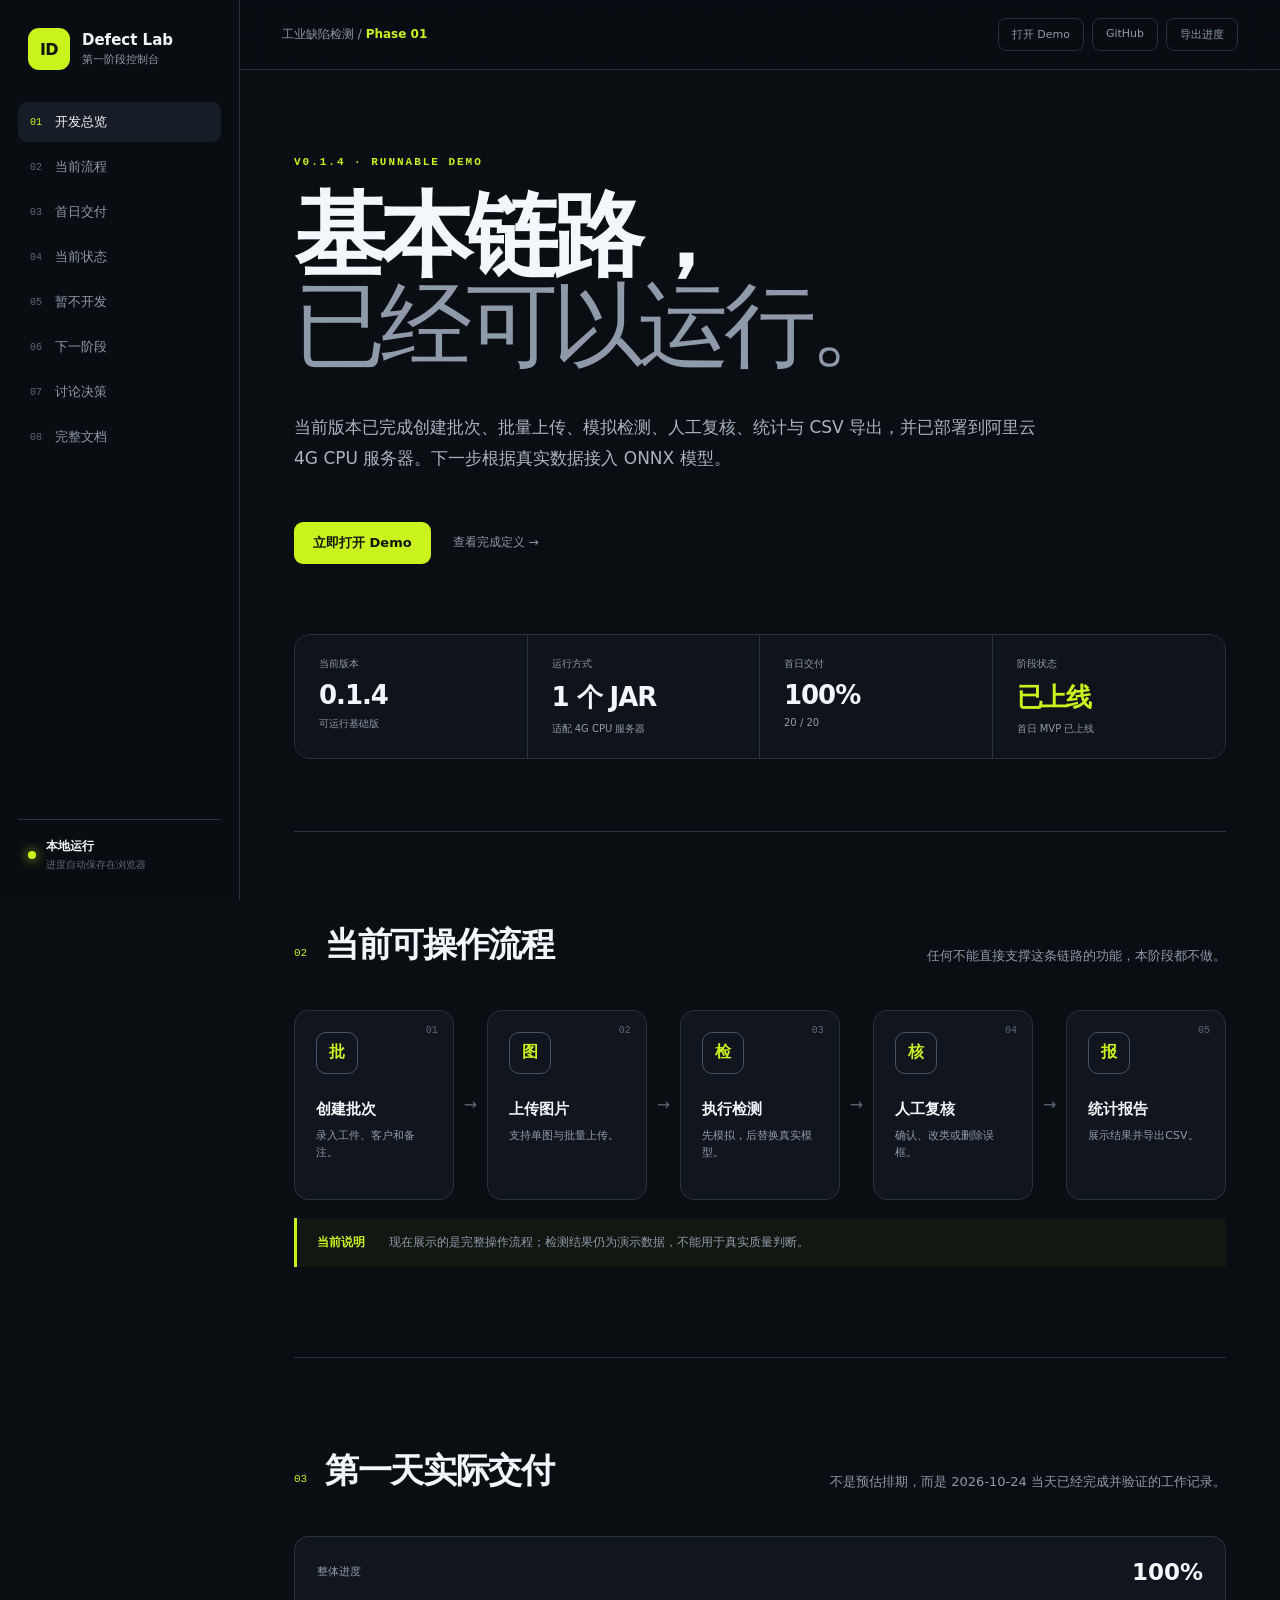
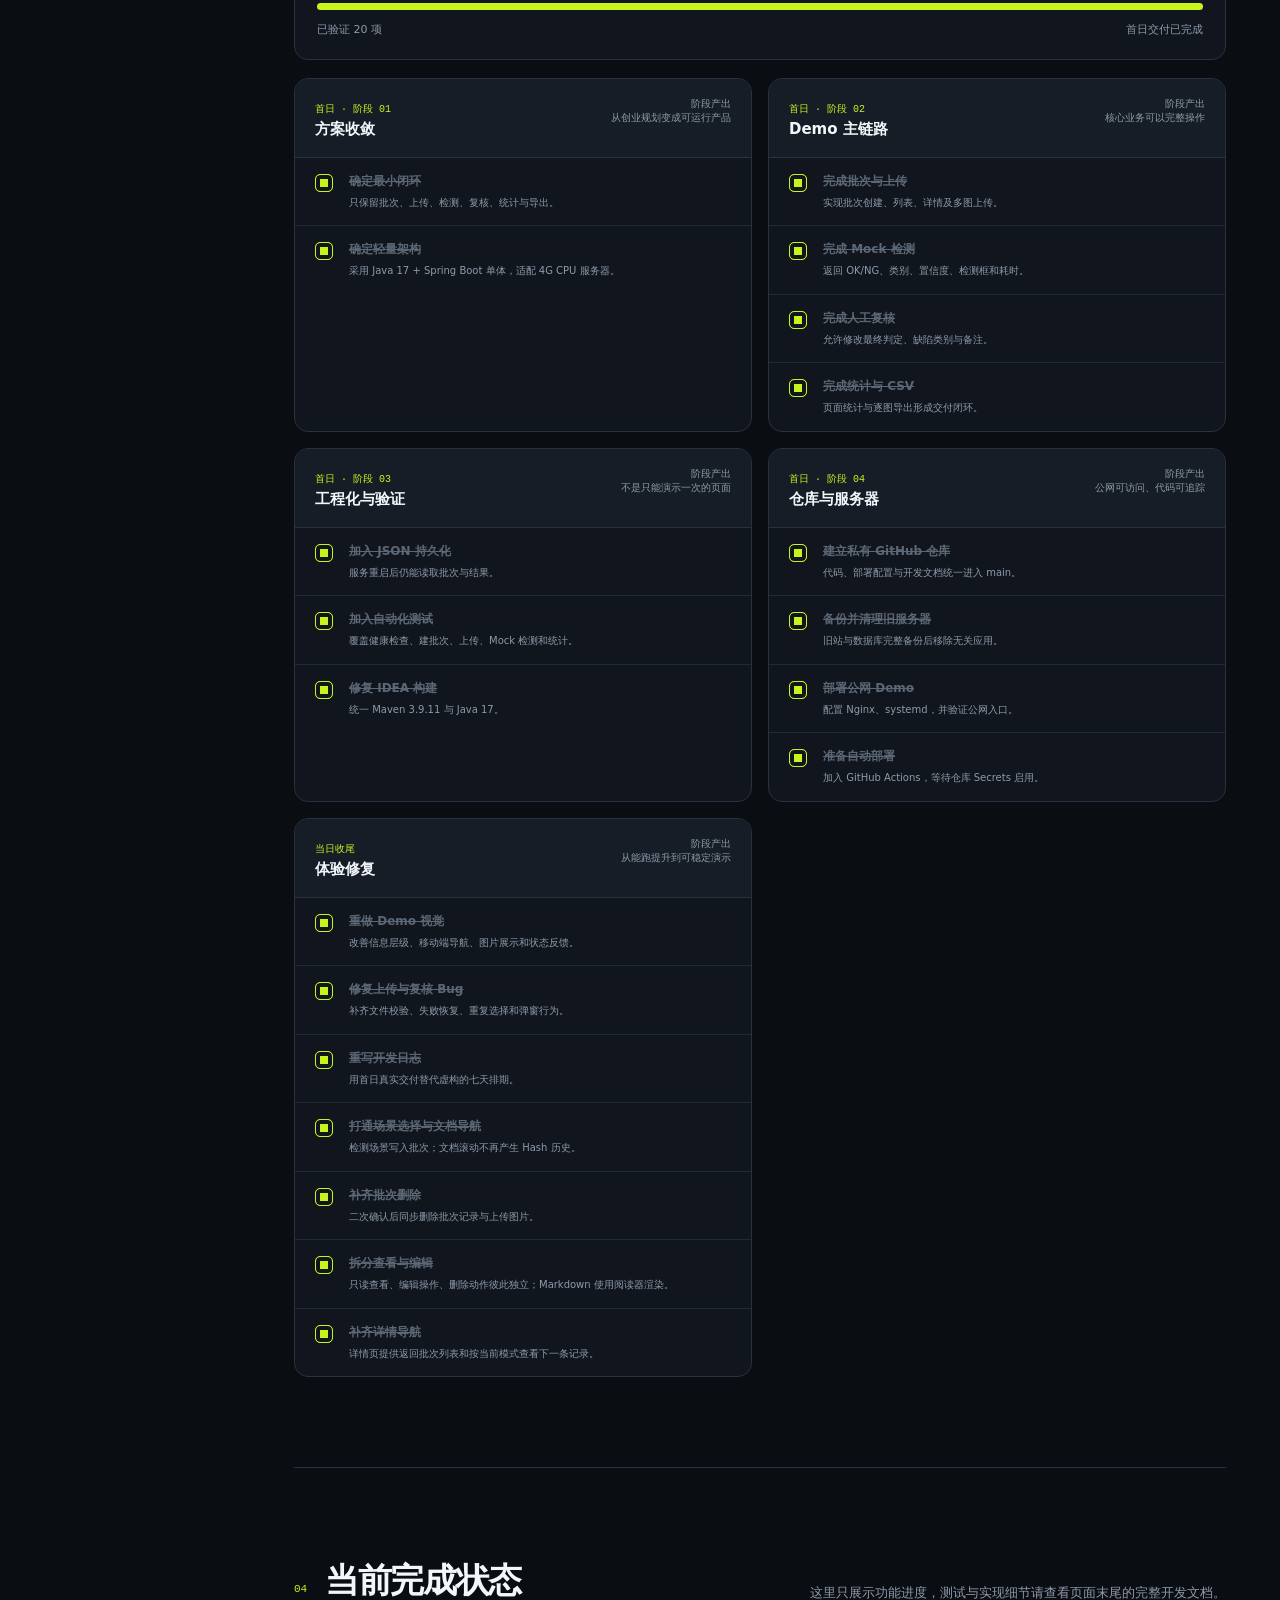
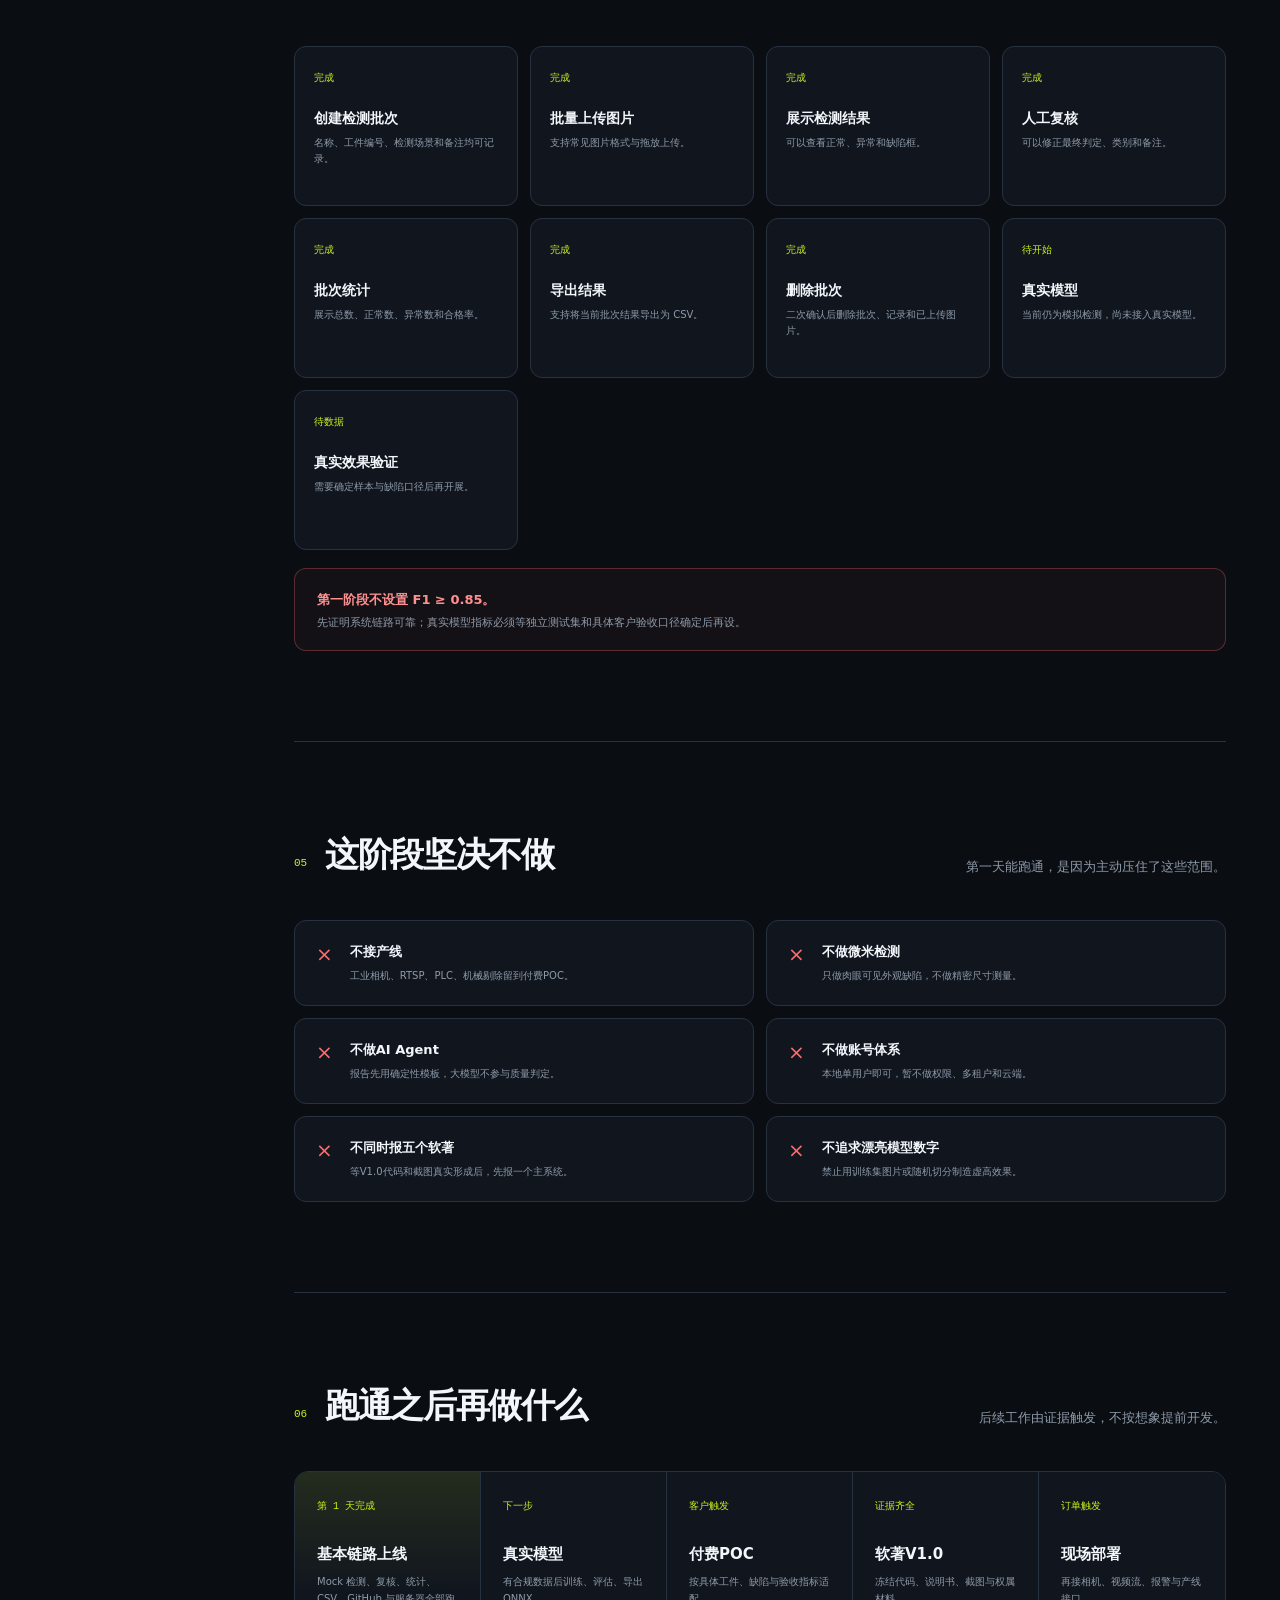
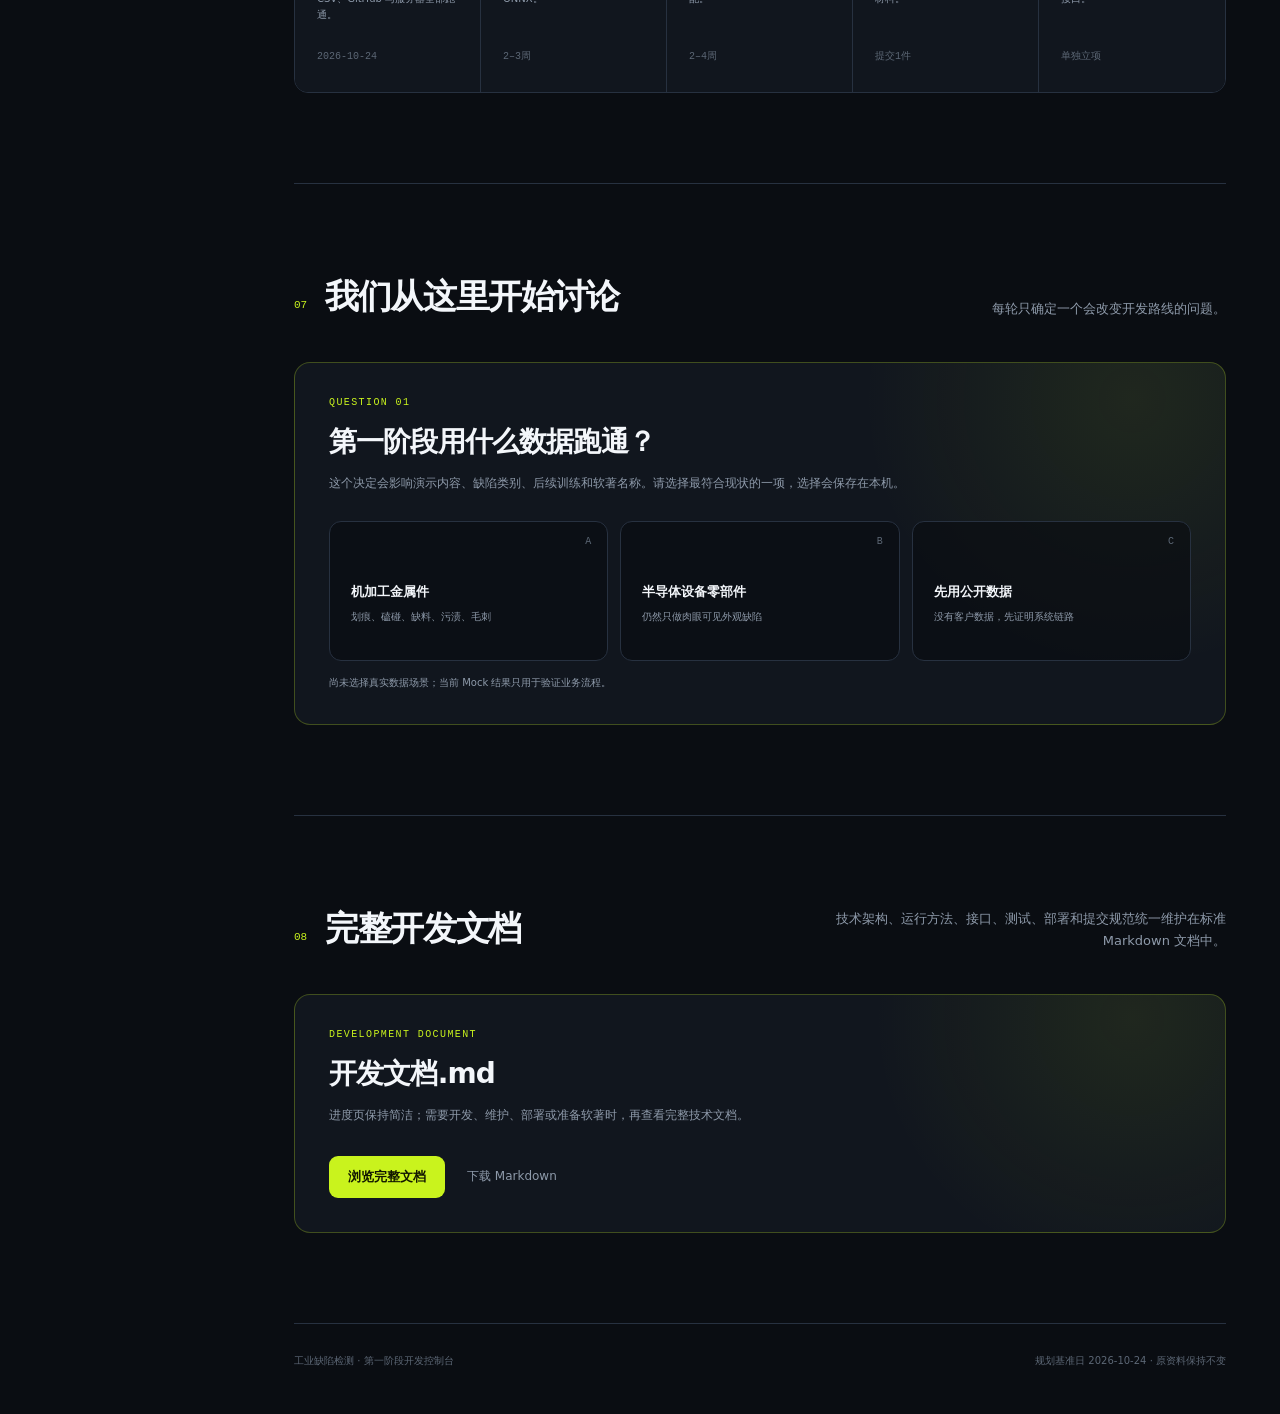
<file: docs/development/index.html>
<!doctype html>
<html lang="zh-CN">
<head>
  <meta charset="UTF-8">
  <meta name="viewport" content="width=device-width, initial-scale=1.0">
  <meta name="description" content="工业缺陷检测项目第一阶段开发控制台">
  <title>工业缺陷检测 · 第一阶段开发控制台</title>
  <link rel="stylesheet" href="styles.css">
</head>
<body>
  <div class="shell">
    <aside class="sidebar" aria-label="页面导航">
      <button class="brand" type="button" data-scroll-target="overview">
        <span class="brand-mark">ID</span>
        <span><strong>Defect Lab</strong><small>第一阶段控制台</small></span>
      </button>
      <nav id="nav">
        <button class="active" type="button" data-scroll-target="overview"><span>01</span>开发总览</button>
        <button type="button" data-scroll-target="flow"><span>02</span>当前流程</button>
        <button type="button" data-scroll-target="tasks"><span>03</span>首日交付</button>
        <button type="button" data-scroll-target="acceptance"><span>04</span>当前状态</button>
        <button type="button" data-scroll-target="boundary"><span>05</span>暂不开发</button>
        <button type="button" data-scroll-target="after"><span>06</span>下一阶段</button>
        <button type="button" data-scroll-target="discussion"><span>07</span>讨论决策</button>
        <button type="button" data-scroll-target="full-doc"><span>08</span>完整文档</button>
      </nav>
      <div class="sidebar-foot">
        <div class="status-dot"></div>
        <div><strong>本地运行</strong><small>进度自动保存在浏览器</small></div>
      </div>
    </aside>

    <main id="top">
      <header class="topbar">
        <button id="menuButton" class="menu-button" aria-label="打开导航">☰</button>
        <div class="crumb">工业缺陷检测 / <strong>Phase 01</strong></div>
        <div class="top-actions">
          <a class="ghost-button" href="../">打开 Demo</a>
          <a class="ghost-button" href="https://github.com/aurorarain/Industrial_Defect_Detection" target="_blank" rel="noreferrer">GitHub</a>
          <button class="ghost-button" id="exportButton">导出进度</button>
          <button class="ghost-button danger" id="resetButton">重置</button>
        </div>
      </header>

      <div class="content">
        <section id="overview" class="hero observe">
          <div class="eyebrow">V0.1.4 · RUNNABLE DEMO</div>
          <h1>基本链路，<br><em>已经可以运行。</em></h1>
          <p class="hero-copy">当前版本已完成创建批次、批量上传、模拟检测、人工复核、统计与 CSV 导出，并已部署到阿里云 4G CPU 服务器。下一步根据真实数据接入 ONNX 模型。</p>
          <div class="hero-actions">
            <a class="primary-button" href="../">立即打开 Demo</a>
            <button class="text-link" type="button" data-scroll-target="acceptance">查看完成定义 →</button>
          </div>
          <div class="metrics">
            <article><span>当前版本</span><strong>0.1.4</strong><small>可运行基础版</small></article>
            <article><span>运行方式</span><strong>1 个 JAR</strong><small>适配 4G CPU 服务器</small></article>
            <article><span>首日交付</span><strong id="metricProgress">0%</strong><small id="metricCount">0 / 20</small></article>
            <article><span>阶段状态</span><strong class="accent">已上线</strong><small id="stageStatus">主链路已跑通</small></article>
          </div>
        </section>

        <section id="flow" class="section observe">
          <div class="section-heading">
            <div><span class="section-index">02</span><h2>当前可操作流程</h2></div>
            <p>任何不能直接支撑这条链路的功能，本阶段都不做。</p>
          </div>
          <div class="flow-grid">
            <article class="flow-card"><b>01</b><div class="flow-icon">批</div><h3>创建批次</h3><p>录入工件、客户和备注。</p></article>
            <span class="flow-arrow">→</span>
            <article class="flow-card"><b>02</b><div class="flow-icon">图</div><h3>上传图片</h3><p>支持单图与批量上传。</p></article>
            <span class="flow-arrow">→</span>
            <article class="flow-card"><b>03</b><div class="flow-icon">检</div><h3>执行检测</h3><p>先模拟，后替换真实模型。</p></article>
            <span class="flow-arrow">→</span>
            <article class="flow-card"><b>04</b><div class="flow-icon">核</div><h3>人工复核</h3><p>确认、改类或删除误框。</p></article>
            <span class="flow-arrow">→</span>
            <article class="flow-card"><b>05</b><div class="flow-icon">报</div><h3>统计报告</h3><p>展示结果并导出CSV。</p></article>
          </div>
          <div class="decision-strip"><strong>当前说明</strong><span>现在展示的是完整操作流程；检测结果仍为演示数据，不能用于真实质量判断。</span></div>
        </section>

        <section id="tasks" class="section observe">
          <div class="section-heading">
            <div><span class="section-index">03</span><h2>第一天实际交付</h2></div>
            <p>不是预估排期，而是 2026-10-24 当天已经完成并验证的工作记录。</p>
          </div>
          <div class="progress-panel">
            <div class="progress-copy"><span>整体进度</span><strong id="progressText">0%</strong></div>
            <div class="progress-track"><div id="progressBar"></div></div>
            <div class="progress-meta"><span id="doneCount">已完成 0 项</span><span id="remainingCount">剩余 18 项</span></div>
          </div>
          <div id="taskBoard" class="task-board"></div>
        </section>

        <section id="acceptance" class="section observe">
          <div class="section-heading">
            <div><span class="section-index">04</span><h2>当前完成状态</h2></div>
            <p>这里只展示功能进度，测试与实现细节请查看页面末尾的完整开发文档。</p>
          </div>
          <div class="acceptance-grid">
            <article><b>完成</b><h3>创建检测批次</h3><p>名称、工件编号、检测场景和备注均可记录。</p></article>
            <article><b>完成</b><h3>批量上传图片</h3><p>支持常见图片格式与拖放上传。</p></article>
            <article><b>完成</b><h3>展示检测结果</h3><p>可以查看正常、异常和缺陷框。</p></article>
            <article><b>完成</b><h3>人工复核</h3><p>可以修正最终判定、类别和备注。</p></article>
            <article><b>完成</b><h3>批次统计</h3><p>展示总数、正常数、异常数和合格率。</p></article>
            <article><b>完成</b><h3>导出结果</h3><p>支持将当前批次结果导出为 CSV。</p></article>
            <article><b>完成</b><h3>删除批次</h3><p>二次确认后删除批次、记录和已上传图片。</p></article>
            <article><b>待开始</b><h3>真实模型</h3><p>当前仍为模拟检测，尚未接入真实模型。</p></article>
            <article><b>待数据</b><h3>真实效果验证</h3><p>需要确定样本与缺陷口径后再开展。</p></article>
          </div>
          <div class="warning-box"><strong>第一阶段不设置 F1 ≥ 0.85。</strong><p>先证明系统链路可靠；真实模型指标必须等独立测试集和具体客户验收口径确定后再设。</p></div>
        </section>

        <section id="boundary" class="section observe">
          <div class="section-heading">
            <div><span class="section-index">05</span><h2>这阶段坚决不做</h2></div>
            <p>第一天能跑通，是因为主动压住了这些范围。</p>
          </div>
          <div class="boundary-grid">
            <article><span>×</span><div><h3>不接产线</h3><p>工业相机、RTSP、PLC、机械剔除留到付费POC。</p></div></article>
            <article><span>×</span><div><h3>不做微米检测</h3><p>只做肉眼可见外观缺陷，不做精密尺寸测量。</p></div></article>
            <article><span>×</span><div><h3>不做AI Agent</h3><p>报告先用确定性模板，大模型不参与质量判定。</p></div></article>
            <article><span>×</span><div><h3>不做账号体系</h3><p>本地单用户即可，暂不做权限、多租户和云端。</p></div></article>
            <article><span>×</span><div><h3>不同时报五个软著</h3><p>等V1.0代码和截图真实形成后，先报一个主系统。</p></div></article>
            <article><span>×</span><div><h3>不追求漂亮模型数字</h3><p>禁止用训练集图片或随机切分制造虚高效果。</p></div></article>
          </div>
        </section>

        <section id="after" class="section observe">
          <div class="section-heading">
            <div><span class="section-index">06</span><h2>跑通之后再做什么</h2></div>
            <p>后续工作由证据触发，不按想象提前开发。</p>
          </div>
          <div class="roadmap">
            <article class="current"><span>第 1 天完成</span><h3>基本链路上线</h3><p>Mock 检测、复核、统计、CSV、GitHub 与服务器全部跑通。</p><b>2026-10-24</b></article>
            <article><span>下一步</span><h3>真实模型</h3><p>有合规数据后训练、评估、导出ONNX。</p><b>2–3周</b></article>
            <article><span>客户触发</span><h3>付费POC</h3><p>按具体工件、缺陷与验收指标适配。</p><b>2–4周</b></article>
            <article><span>证据齐全</span><h3>软著V1.0</h3><p>冻结代码、说明书、截图与权属材料。</p><b>提交1件</b></article>
            <article><span>订单触发</span><h3>现场部署</h3><p>再接相机、视频流、报警与产线接口。</p><b>单独立项</b></article>
          </div>
        </section>

        <section id="discussion" class="section discussion observe">
          <div class="section-heading">
            <div><span class="section-index">07</span><h2>我们从这里开始讨论</h2></div>
            <p>每轮只确定一个会改变开发路线的问题。</p>
          </div>
          <div class="discussion-card">
            <div class="question-number">QUESTION 01</div>
            <h3>第一阶段用什么数据跑通？</h3>
            <p>这个决定会影响演示内容、缺陷类别、后续训练和软著名称。请选择最符合现状的一项，选择会保存在本机。</p>
            <div class="choice-grid" id="choiceGrid">
              <button data-choice="metal"><span>A</span><strong>机加工金属件</strong><small>划痕、磕碰、缺料、污渍、毛刺</small></button>
              <button data-choice="semiconductor"><span>B</span><strong>半导体设备零部件</strong><small>仍然只做肉眼可见外观缺陷</small></button>
              <button data-choice="public"><span>C</span><strong>先用公开数据</strong><small>没有客户数据，先证明系统链路</small></button>
            </div>
            <div class="saved-choice" id="savedChoice">尚未选择。你也可以直接在聊天里告诉Mia更具体的工件和缺陷。</div>
          </div>
        </section>

        <section id="full-doc" class="section observe">
          <div class="section-heading">
            <div><span class="section-index">08</span><h2>完整开发文档</h2></div>
            <p>技术架构、运行方法、接口、测试、部署和提交规范统一维护在标准 Markdown 文档中。</p>
          </div>
          <div class="discussion-card">
            <div class="question-number">DEVELOPMENT DOCUMENT</div>
            <h3>开发文档.md</h3>
            <p>进度页保持简洁；需要开发、维护、部署或准备软著时，再查看完整技术文档。</p>
            <div class="hero-actions">
              <a class="primary-button" href="development.html">浏览完整文档</a>
              <a class="text-link" href="开发文档.md" download>下载 Markdown</a>
            </div>
          </div>
        </section>

        <footer>
          <span>工业缺陷检测 · 第一阶段开发控制台</span>
          <span>规划基准日 2026-10-24 · 原资料保持不变</span>
        </footer>
      </div>
    </main>
  </div>
  <script src="app-v2.js"></script>
</body>
</html>
</file>
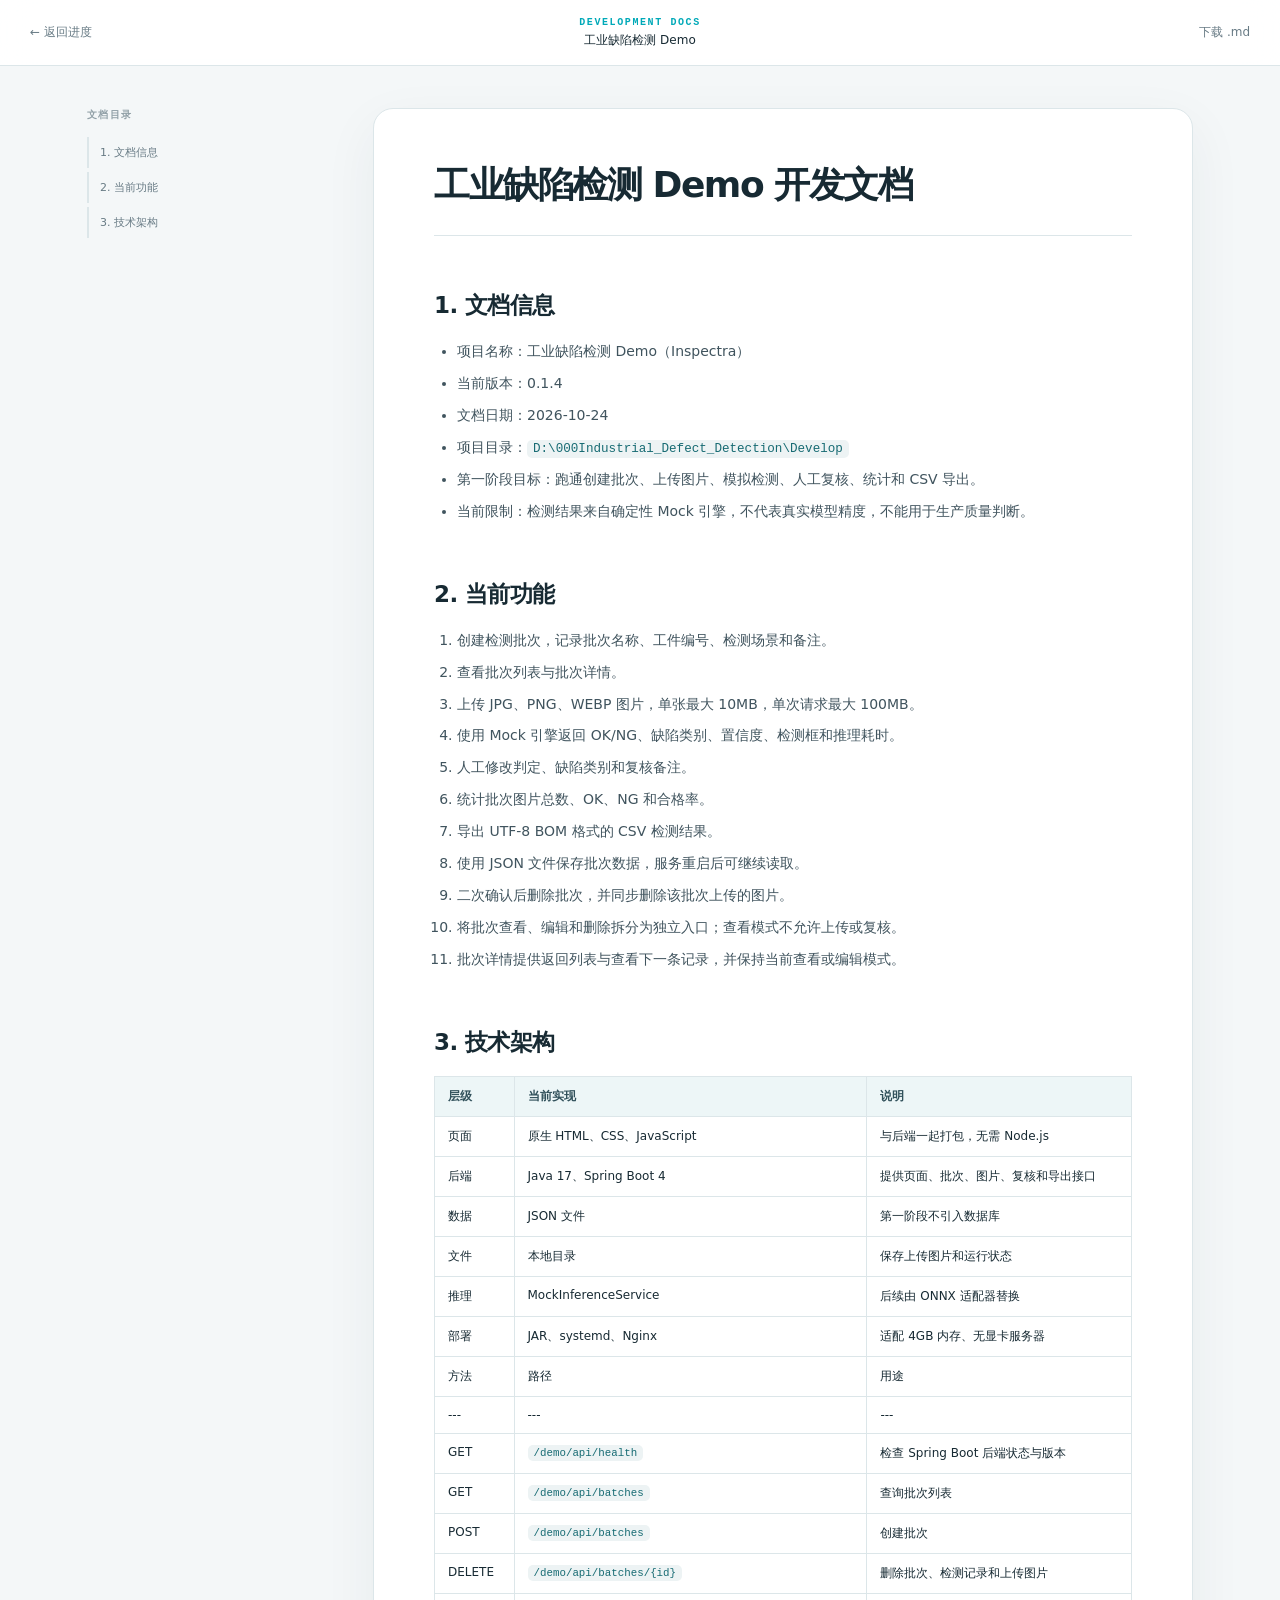
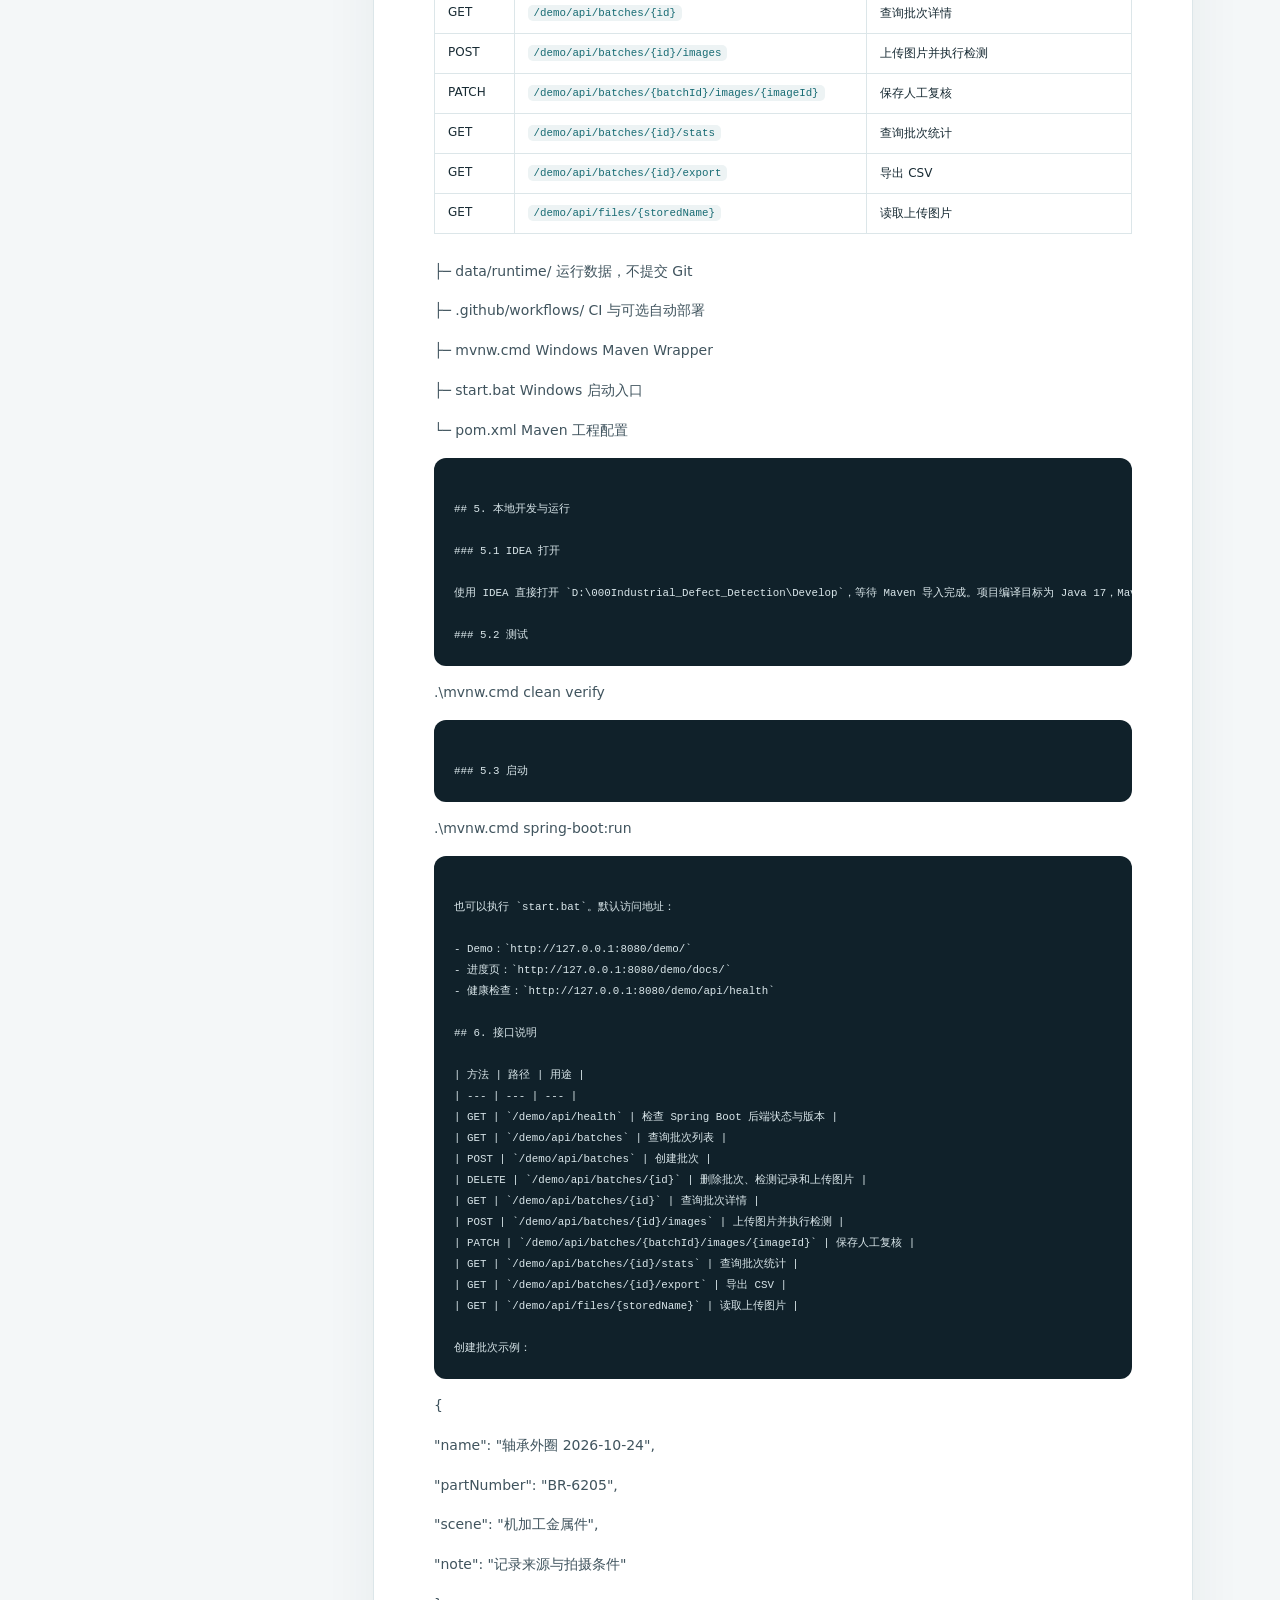
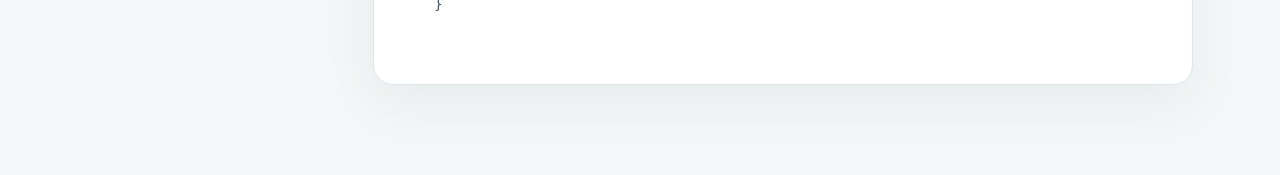
<file: docs/development/development.html>
<!doctype html>
<html lang="zh-CN">
<head>
  <meta charset="UTF-8">
  <meta name="viewport" content="width=device-width, initial-scale=1.0">
  <title>工业缺陷检测 · 完整开发文档</title>
  <link rel="stylesheet" href="markdown-viewer.css">
</head>
<body>
  <header class="reader-bar">
    <a href="./">← 返回进度</a>
    <div><strong>DEVELOPMENT DOCS</strong><span>工业缺陷检测 Demo</span></div>
    <a href="开发文档.md" download>下载 .md</a>
  </header>
  <div class="reader-shell">
    <aside><div class="toc-title">文档目录</div><nav id="toc"></nav></aside>
    <main><article id="document"><div class="loading">正在加载开发文档…</div></article></main>
  </div>
  <script src="markdown-viewer.js"></script>
</body>
</html>
</file>
<file: docs/development/styles.css>
:root {
  --bg: #0a0d12;
  --panel: #11161e;
  --panel-2: #161d27;
  --line: #273140;
  --ink: #f3f6fa;
  --muted: #8e9aaa;
  --faint: #5c6775;
  --lime: #c9f31d;
  --lime-dark: #8fad00;
  --blue: #6ea8fe;
  --red: #ff6b6b;
  --sidebar: 240px;
  --radius: 16px;
  font-family: Inter, "Microsoft YaHei", "PingFang SC", system-ui, sans-serif;
  color-scheme: dark;
}

* { box-sizing: border-box; }
html { scroll-behavior: smooth; }
body { margin: 0; background: var(--bg); color: var(--ink); }
button, a { font: inherit; }
a { color: inherit; text-decoration: none; }

body::before {
  content: "";
  position: fixed;
  inset: 0;
  pointer-events: none;
  background-image: linear-gradient(rgba(255,255,255,.018) 1px, transparent 1px), linear-gradient(90deg, rgba(255,255,255,.018) 1px, transparent 1px);
  background-size: 32px 32px;
  mask-image: linear-gradient(to bottom, black, transparent 70%);
}

.shell { min-height: 100vh; }
.sidebar { position: fixed; inset: 0 auto 0 0; width: var(--sidebar); padding: 28px 18px; border-right: 1px solid var(--line); background: rgba(10,13,18,.94); backdrop-filter: blur(16px); z-index: 20; display: flex; flex-direction: column; }
.brand { display: flex; gap: 12px; align-items: center; width: 100%; padding: 0 10px 32px; border: 0; background: transparent; color: inherit; text-align: left; cursor: pointer; }
.brand-mark { width: 42px; height: 42px; display: grid; place-items: center; background: var(--lime); color: #101400; border-radius: 11px; font-weight: 900; letter-spacing: -.04em; }
.brand strong, .brand small { display: block; }
.brand strong { font-size: 15px; }
.brand small { margin-top: 3px; color: var(--muted); font-size: 11px; }
nav { display: grid; gap: 5px; }
nav button { display: flex; gap: 13px; align-items: center; width: 100%; padding: 11px 12px; border: 0; color: var(--muted); background: transparent; border-radius: 9px; text-align: left; font-size: 13px; cursor: pointer; transition: .2s ease; }
nav button span { font: 10px ui-monospace, monospace; color: var(--faint); }
nav button:hover, nav button.active { color: var(--ink); background: var(--panel-2); }
nav button.active span { color: var(--lime); }
.sidebar-foot { margin-top: auto; border-top: 1px solid var(--line); padding: 18px 10px 0; display: flex; align-items: center; gap: 10px; }
.sidebar-foot strong, .sidebar-foot small { display: block; }
.sidebar-foot strong { font-size: 12px; }
.sidebar-foot small { color: var(--faint); font-size: 10px; margin-top: 3px; }
.status-dot { width: 8px; height: 8px; border-radius: 50%; background: var(--lime); box-shadow: 0 0 12px var(--lime); }

main { margin-left: var(--sidebar); }
.topbar { position: sticky; top: 0; z-index: 15; height: 70px; display: flex; align-items: center; justify-content: space-between; padding: 0 42px; border-bottom: 1px solid var(--line); background: rgba(10,13,18,.84); backdrop-filter: blur(18px); }
.crumb { color: var(--muted); font-size: 12px; }
.crumb strong { color: var(--lime); }
.top-actions { display: flex; gap: 8px; }
.ghost-button, .menu-button { border: 1px solid var(--line); background: transparent; color: var(--muted); padding: 8px 13px; border-radius: 8px; cursor: pointer; font-size: 11px; }
.ghost-button:hover, .menu-button:hover { color: var(--ink); border-color: #4a5667; }
.ghost-button.danger:hover { color: var(--red); border-color: rgba(255,107,107,.55); }
.menu-button { display: none; }
.content { max-width: 1380px; margin: 0 auto; padding: 0 54px; }

.hero { padding: 86px 0 72px; min-height: 620px; display: flex; flex-direction: column; justify-content: center; border-bottom: 1px solid var(--line); }
.eyebrow { color: var(--lime); font: 600 11px ui-monospace, monospace; letter-spacing: .18em; }
h1 { margin: 22px 0 24px; max-width: 900px; font-size: clamp(48px, 7.2vw, 96px); line-height: .98; letter-spacing: -.065em; font-weight: 740; }
h1 em { color: var(--muted); font-style: normal; font-weight: 420; }
.hero-copy { max-width: 760px; color: #aab4c2; font-size: 17px; line-height: 1.85; }
.hero-actions { display: flex; align-items: center; gap: 22px; margin-top: 30px; }
.primary-button { padding: 12px 19px; border-radius: 9px; background: var(--lime); color: #111600; font-weight: 800; font-size: 13px; }
.primary-button:hover { background: #dcff42; }
.text-link { padding: 0; border: 0; background: transparent; color: var(--muted); font-size: 12px; cursor: pointer; }
.text-link:hover { color: var(--ink); }
.metrics { margin-top: 70px; display: grid; grid-template-columns: repeat(4, 1fr); border: 1px solid var(--line); border-radius: var(--radius); overflow: hidden; }
.metrics article { padding: 22px 24px; background: rgba(17,22,30,.72); border-right: 1px solid var(--line); }
.metrics article:last-child { border-right: 0; }
.metrics span, .metrics small { display: block; color: var(--muted); font-size: 10px; }
.metrics strong { display: block; margin: 9px 0 7px; font-size: 26px; letter-spacing: -.04em; }
.metrics .accent { color: var(--lime); }

.section { padding: 90px 0; border-bottom: 1px solid var(--line); scroll-margin-top: 70px; }
.section-heading { display: flex; justify-content: space-between; align-items: flex-end; gap: 30px; margin-bottom: 42px; }
.section-heading > div { display: flex; align-items: baseline; gap: 18px; }
.section-heading h2 { margin: 0; font-size: 34px; letter-spacing: -.04em; }
.section-heading p { margin: 0; max-width: 420px; color: var(--muted); font-size: 13px; line-height: 1.7; text-align: right; }
.section-index { color: var(--lime); font: 11px ui-monospace, monospace; }

.flow-grid { display: grid; grid-template-columns: 1fr auto 1fr auto 1fr auto 1fr auto 1fr; align-items: center; gap: 10px; }
.flow-card { position: relative; min-height: 190px; padding: 21px; border: 1px solid var(--line); background: var(--panel); border-radius: 14px; }
.flow-card b { position: absolute; right: 15px; top: 14px; color: var(--faint); font: 10px ui-monospace, monospace; }
.flow-icon { width: 42px; height: 42px; display: grid; place-items: center; border: 1px solid #475467; border-radius: 10px; color: var(--lime); font-weight: 800; }
.flow-card h3 { margin: 26px 0 8px; font-size: 15px; }
.flow-card p { margin: 0; color: var(--muted); font-size: 11px; line-height: 1.6; }
.flow-arrow { color: var(--faint); }
.decision-strip { margin-top: 18px; display: flex; gap: 24px; align-items: center; padding: 16px 20px; border-left: 3px solid var(--lime); background: rgba(201,243,29,.045); color: var(--muted); font-size: 12px; }
.decision-strip strong { color: var(--lime); white-space: nowrap; }

.progress-panel { padding: 22px; border: 1px solid var(--line); background: var(--panel); border-radius: 14px; }
.progress-copy, .progress-meta { display: flex; justify-content: space-between; align-items: center; }
.progress-copy span, .progress-meta { color: var(--muted); font-size: 11px; }
.progress-copy strong { font-size: 23px; }
.progress-track { height: 7px; background: #222a35; border-radius: 10px; overflow: hidden; margin: 18px 0 12px; }
.progress-track div { width: 0; height: 100%; background: var(--lime); transition: width .35s ease; }
.task-board { display: grid; grid-template-columns: repeat(2, 1fr); gap: 16px; margin-top: 18px; }
.day-card { border: 1px solid var(--line); background: var(--panel); border-radius: 14px; overflow: hidden; }
.day-head { display: flex; justify-content: space-between; gap: 20px; padding: 18px 20px; border-bottom: 1px solid var(--line); background: var(--panel-2); }
.day-head span { color: var(--lime); font: 10px ui-monospace, monospace; }
.day-head h3 { margin: 4px 0 0; font-size: 15px; }
.day-head small { color: var(--muted); font-size: 10px; text-align: right; max-width: 190px; }
.task-list { display: grid; }
.task-item { display: grid; grid-template-columns: 22px 1fr; gap: 12px; padding: 15px 20px; border-bottom: 1px solid rgba(39,49,64,.7); cursor: pointer; }
.task-item:last-child { border-bottom: 0; }
.task-item:hover { background: rgba(255,255,255,.018); }
.task-item input { appearance: none; width: 18px; height: 18px; margin: 1px 0 0; border: 1px solid #526071; border-radius: 5px; cursor: pointer; }
.task-item input:checked { background: var(--lime); border-color: var(--lime); box-shadow: inset 0 0 0 4px var(--panel); }
.task-item strong { display: block; font-size: 12px; }
.task-item small { display: block; margin-top: 5px; color: var(--muted); font-size: 10px; line-height: 1.55; }
.task-item.done strong { color: var(--faint); text-decoration: line-through; }

.architecture-grid { display: grid; grid-template-columns: .9fr 1.1fr; gap: 20px; }
.stack-list { display: grid; gap: 10px; }
.stack-list article { display: flex; align-items: center; gap: 18px; padding: 17px 19px; border: 1px solid var(--line); background: var(--panel); border-radius: 12px; }
.stack-list article > span { width: 45px; color: var(--lime); font: 700 10px ui-monospace, monospace; }
.stack-list strong { font-size: 13px; }
.stack-list p { margin: 4px 0 0; color: var(--muted); font-size: 10px; }
.architecture-map { padding: 34px; border: 1px solid var(--line); border-radius: 14px; background: radial-gradient(circle at 50% 20%, rgba(201,243,29,.07), transparent 35%), var(--panel); }
.map-node { padding: 16px; text-align: center; border: 1px solid #3b4656; background: var(--panel-2); border-radius: 10px; font-size: 12px; }
.map-node small { display: block; margin-top: 6px; color: var(--muted); font-size: 9px; }
.main-node { max-width: 280px; margin: 0 auto; border-color: rgba(201,243,29,.5); }
.map-row { display: grid; grid-template-columns: 1fr 1fr; gap: 14px; }
.connector { height: 58px; display: grid; place-items: center; color: var(--faint); font: 9px ui-monospace, monospace; }
.connector::before, .connector::after { content: ""; position: absolute; }
.code-layout { margin-top: 20px; border: 1px solid var(--line); background: #090c11; border-radius: 14px; overflow: hidden; }
.code-title { display: flex; align-items: center; gap: 6px; padding: 12px 16px; background: var(--panel-2); border-bottom: 1px solid var(--line); }
.code-title span { width: 8px; height: 8px; border-radius: 50%; background: #3b4656; }
.code-title span:first-child { background: var(--red); }
.code-title span:nth-child(2) { background: #f1c75b; }
.code-title span:nth-child(3) { background: var(--lime); }
.code-title b { margin-left: 8px; color: var(--muted); font: 10px ui-monospace, monospace; }
pre { margin: 0; padding: 24px; overflow: auto; color: #aab4c2; font: 12px/1.75 ui-monospace, SFMono-Regular, Consolas, monospace; }

.acceptance-grid { display: grid; grid-template-columns: repeat(4, 1fr); gap: 12px; }
.acceptance-grid article { min-height: 160px; padding: 19px; border: 1px solid var(--line); background: var(--panel); border-radius: 12px; }
.acceptance-grid b { color: var(--lime); font: 10px ui-monospace, monospace; }
.acceptance-grid h3 { margin: 25px 0 7px; font-size: 14px; }
.acceptance-grid p { margin: 0; color: var(--muted); font-size: 10px; line-height: 1.6; }
.warning-box { margin-top: 18px; padding: 20px 22px; border: 1px solid rgba(255,107,107,.3); background: rgba(255,107,107,.045); border-radius: 12px; }
.warning-box strong { color: #ff9090; font-size: 13px; }
.warning-box p { margin: 6px 0 0; color: var(--muted); font-size: 11px; }

.boundary-grid { display: grid; grid-template-columns: repeat(2, 1fr); gap: 12px; }
.boundary-grid article { display: flex; gap: 17px; padding: 21px; border: 1px solid var(--line); background: var(--panel); border-radius: 12px; }
.boundary-grid article > span { color: var(--red); font-size: 20px; }
.boundary-grid h3 { margin: 1px 0 7px; font-size: 13px; }
.boundary-grid p { margin: 0; color: var(--muted); font-size: 10px; line-height: 1.6; }

.roadmap { display: grid; grid-template-columns: repeat(5, 1fr); border: 1px solid var(--line); border-radius: 14px; overflow: hidden; }
.roadmap article { min-height: 220px; padding: 22px; background: var(--panel); border-right: 1px solid var(--line); }
.roadmap article:last-child { border-right: 0; }
.roadmap article.current { background: linear-gradient(180deg, rgba(201,243,29,.1), transparent 55%), var(--panel); }
.roadmap span { color: var(--lime); font: 10px ui-monospace, monospace; }
.roadmap h3 { margin: 32px 0 10px; font-size: 15px; }
.roadmap p { min-height: 70px; margin: 0; color: var(--muted); font-size: 10px; line-height: 1.65; }
.roadmap b { color: var(--faint); font: 10px ui-monospace, monospace; }

.discussion-card { padding: 34px; border: 1px solid rgba(201,243,29,.25); background: radial-gradient(circle at 90% 10%, rgba(201,243,29,.08), transparent 30%), var(--panel); border-radius: 16px; }
.question-number { color: var(--lime); font: 10px ui-monospace, monospace; letter-spacing: .14em; }
.discussion-card h3 { margin: 15px 0 10px; font-size: 28px; letter-spacing: -.03em; }
.discussion-card > p { max-width: 700px; color: var(--muted); font-size: 12px; line-height: 1.7; }
.choice-grid { display: grid; grid-template-columns: repeat(3, 1fr); gap: 12px; margin-top: 28px; }
.choice-grid button { position: relative; min-height: 140px; padding: 21px; text-align: left; border: 1px solid var(--line); background: rgba(10,13,18,.65); color: var(--ink); border-radius: 12px; cursor: pointer; transition: .2s ease; }
.choice-grid button:hover { transform: translateY(-2px); border-color: #526071; }
.choice-grid button.selected { border-color: var(--lime); background: rgba(201,243,29,.07); }
.choice-grid button span { position: absolute; top: 14px; right: 16px; color: var(--faint); font: 10px ui-monospace, monospace; }
.choice-grid strong, .choice-grid small { display: block; }
.choice-grid strong { margin-top: 24px; font-size: 13px; }
.choice-grid small { margin-top: 8px; color: var(--muted); font-size: 10px; line-height: 1.55; }
.saved-choice { margin-top: 15px; color: var(--muted); font-size: 10px; }
footer { display: flex; justify-content: space-between; padding: 30px 0 45px; color: var(--faint); font-size: 10px; }

@media (max-width: 1100px) {
  .flow-grid { grid-template-columns: repeat(5, 1fr); }
  .flow-arrow { display: none; }
  .acceptance-grid { grid-template-columns: repeat(2, 1fr); }
  .roadmap { grid-template-columns: 1fr; }
  .roadmap article { min-height: auto; border-right: 0; border-bottom: 1px solid var(--line); }
  .roadmap p { min-height: auto; }
}

@media (max-width: 820px) {
  .sidebar { transform: translateX(-100%); transition: transform .25s ease; }
  .sidebar.open { transform: translateX(0); }
  main { margin-left: 0; }
  .menu-button { display: block; }
  .topbar { padding: 0 18px; }
  .content { padding: 0 20px; }
  .metrics, .task-board, .architecture-grid, .boundary-grid, .choice-grid { grid-template-columns: 1fr; }
  .metrics article { border-right: 0; border-bottom: 1px solid var(--line); }
  .metrics article:last-child { border-bottom: 0; }
  .section-heading { display: block; }
  .section-heading p { margin-top: 14px; text-align: left; }
  .flow-grid { grid-template-columns: 1fr 1fr; }
  .architecture-map { padding: 20px; }
  footer { display: grid; gap: 8px; }
}

@media (max-width: 520px) {
  .hero { padding-top: 55px; }
  h1 { font-size: 48px; }
  .top-actions .ghost-button:first-child { display: none; }
  .flow-grid, .acceptance-grid { grid-template-columns: 1fr; }
  .section { padding: 66px 0; }
  .section-heading h2 { font-size: 27px; }
  .map-row { grid-template-columns: 1fr; }
}
</file>
<file: docs/development/markdown-viewer.css>
:root{--bg:#f4f7f8;--paper:#fff;--ink:#172a33;--muted:#687b85;--line:#dce6e9;--accent:#00a9b8;font-family:Inter,"Microsoft YaHei","PingFang SC",system-ui,sans-serif;color-scheme:light}*{box-sizing:border-box}html{scroll-behavior:smooth}body{margin:0;background:var(--bg);color:var(--ink)}a{color:inherit;text-decoration:none}.reader-bar{height:66px;position:sticky;top:0;z-index:10;display:grid;grid-template-columns:1fr auto 1fr;align-items:center;padding:0 30px;background:rgba(255,255,255,.92);border-bottom:1px solid var(--line);backdrop-filter:blur(16px)}.reader-bar>a{font-size:12px;color:var(--muted)}.reader-bar>a:last-child{text-align:right}.reader-bar>div{text-align:center}.reader-bar strong,.reader-bar span{display:block}.reader-bar strong{font:700 10px ui-monospace,monospace;color:var(--accent);letter-spacing:.16em}.reader-bar span{font-size:12px;margin-top:4px}.reader-shell{max-width:1320px;margin:auto;display:grid;grid-template-columns:240px minmax(0,820px);justify-content:center;gap:46px;padding:42px 28px 90px}.reader-shell aside{position:sticky;top:108px;align-self:start;max-height:calc(100vh - 130px);overflow:auto}.toc-title{font:700 10px ui-monospace,monospace;color:#91a0a7;letter-spacing:.13em;margin-bottom:15px}#toc{display:grid;gap:4px}#toc a{padding:8px 11px;border-left:2px solid var(--line);font-size:11px;color:var(--muted)}#toc a:hover{border-color:var(--accent);color:var(--ink);background:#e9f5f6}article{background:var(--paper);border:1px solid var(--line);border-radius:20px;padding:52px 60px;box-shadow:0 18px 55px rgba(25,57,70,.06)}article h1{font-size:36px;letter-spacing:-.04em;margin:0 0 34px;padding-bottom:25px;border-bottom:1px solid var(--line)}article h2{font-size:23px;letter-spacing:-.025em;margin:48px 0 18px;padding-top:6px;scroll-margin-top:92px}article h3{font-size:17px;margin:30px 0 12px;scroll-margin-top:92px}article p,article li{font-size:14px;line-height:1.85;color:#40545e}article ul,article ol{padding-left:23px}article li+li{margin-top:6px}article code{font-family:Consolas,ui-monospace,monospace;background:#edf3f4;color:#176b73;border-radius:5px;padding:2px 6px;font-size:.9em}article pre{overflow:auto;background:#10212a;color:#d9e6ea;border-radius:12px;padding:20px;font:12px/1.75 Consolas,ui-monospace,monospace}article pre code{padding:0;background:none;color:inherit}article table{width:100%;border-collapse:collapse;margin:18px 0 25px;font-size:12px}article th,article td{border:1px solid var(--line);padding:11px 13px;text-align:left;vertical-align:top}article th{background:#edf6f7;color:#31515b}article blockquote{margin:20px 0;padding:12px 18px;border-left:3px solid var(--accent);background:#f0f9fa;color:var(--muted)}.loading{padding:80px;text-align:center;color:var(--muted)}@media(max-width:850px){.reader-bar{grid-template-columns:auto 1fr auto;padding:0 15px}.reader-bar>div{display:none}.reader-shell{display:block;padding:18px 12px 50px}.reader-shell aside{position:static;max-height:none;margin-bottom:16px;padding:15px;background:#fff;border:1px solid var(--line);border-radius:12px}#toc{grid-template-columns:repeat(2,1fr)}article{padding:30px 22px;border-radius:14px}article h1{font-size:29px}article table{display:block;overflow:auto}}
</file>
